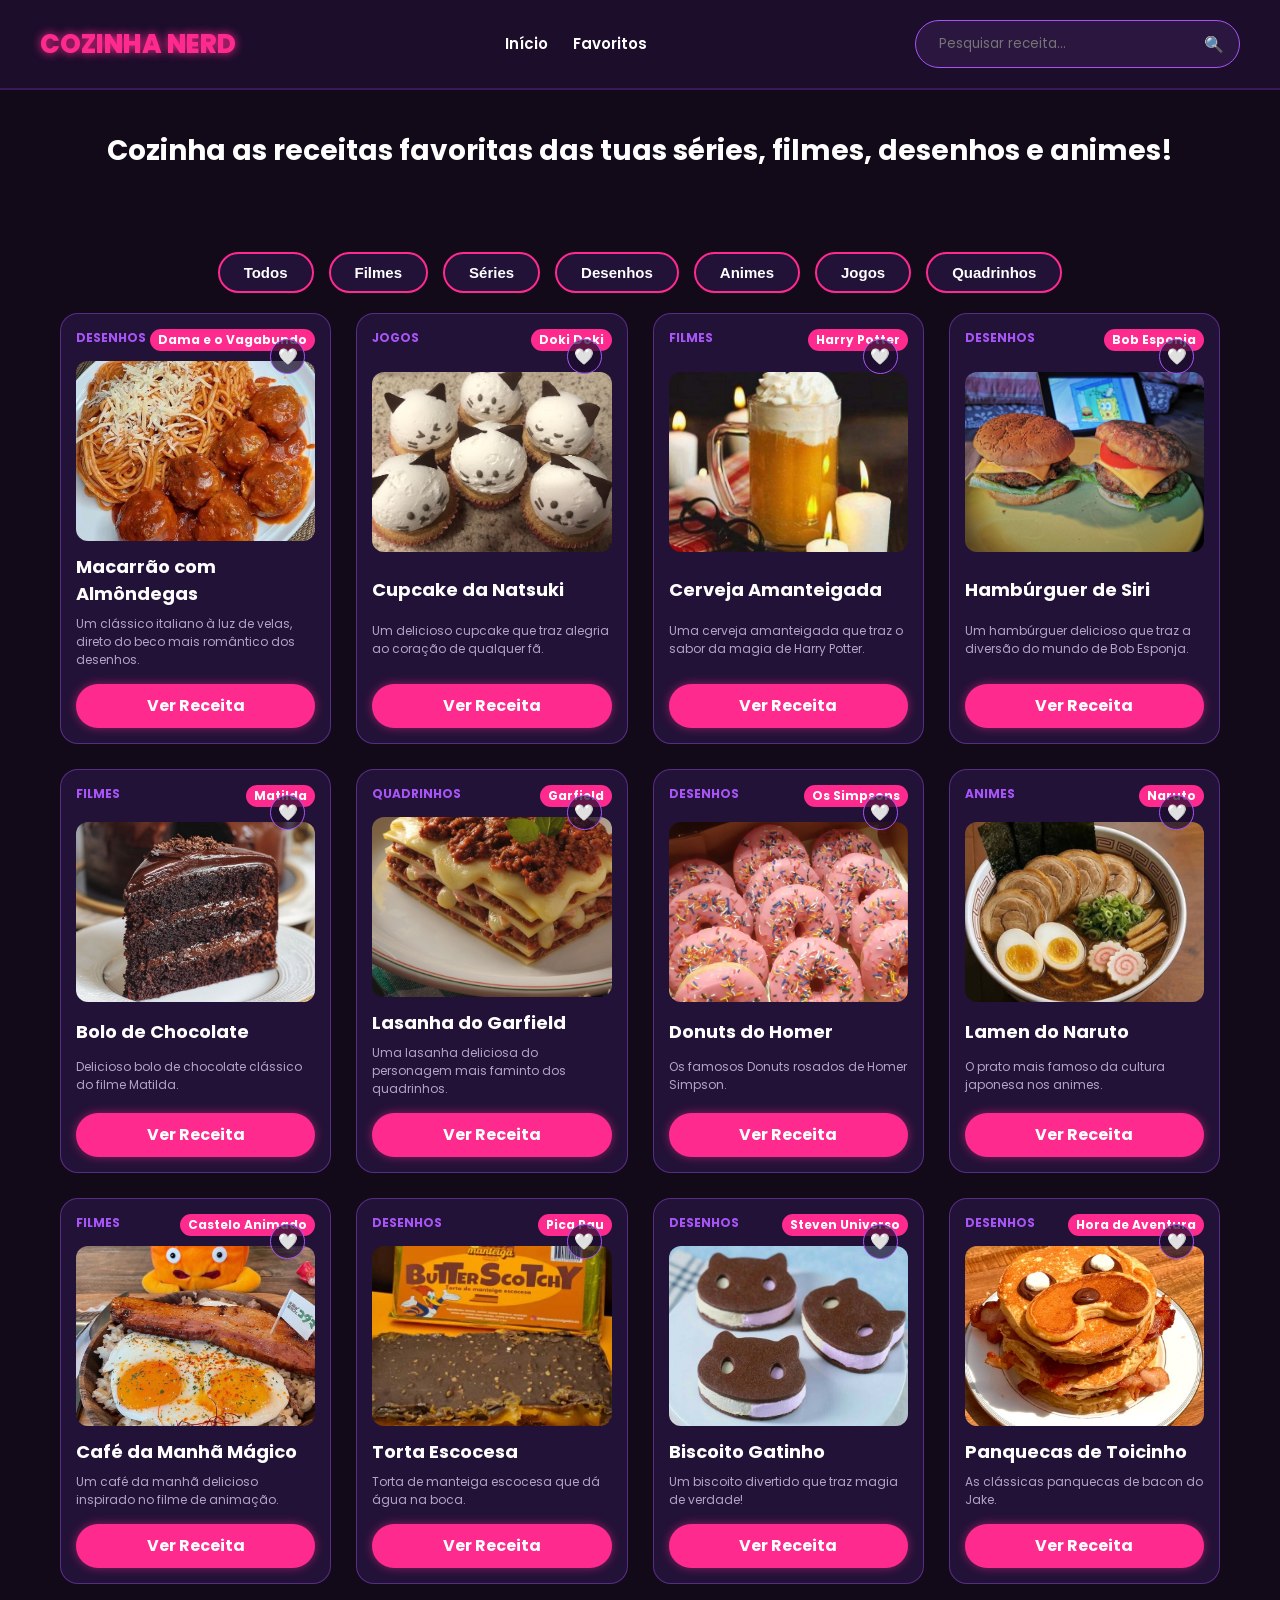
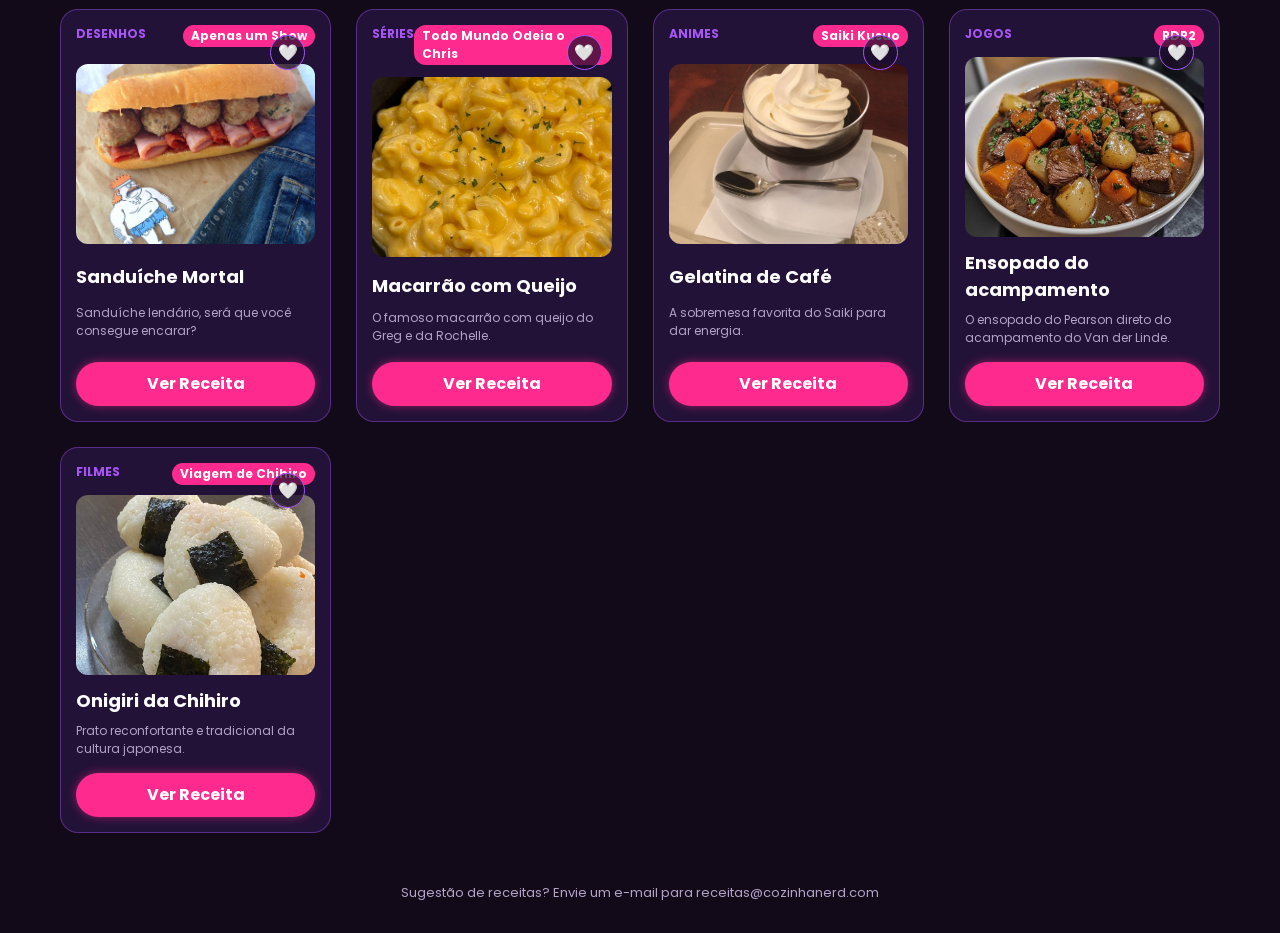
<file: index.html>
<!DOCTYPE html>
<html lang="pt-BR">
<head>
    <meta charset="UTF-8">
    <meta name="viewport" content="width=device-width, initial-scale=1.0">
    <title>Cozinha Nerd</title>
    <link rel="stylesheet" href="style.css">
</head>
<body>

    <header>
        <div class="logo">Cozinha Nerd</div>
        <nav>
            <ul>
                <li><a href="#" onclick="filtrar('todos')">Início</a></li>
                <li><a href="#" onclick="filtrar('favoritos')">Favoritos</a></li>
            </ul>
        </nav>
        <div class="search-box">
            <input type="text" id="input-busca" placeholder="Pesquisar receita..." onkeyup="verificarEnter(event)">
            <button onclick="pesquisar()">🔍</button>
        </div>
    </header>

    <section class="hero">
        <h2>Cozinha as receitas favoritas das tuas séries, filmes, desenhos e animes!</h2>
    </section>

    <section class="filtros-section">
        <div class="filtros-container">
            <button class="btn-filtro" onclick="filtrar('todos')">Todos</button>
            <button class="btn-filtro" onclick="filtrar('Filmes')">Filmes</button>
            <button class="btn-filtro" onclick="filtrar('Séries')">Séries</button>
            <button class="btn-filtro" onclick="filtrar('Desenhos')">Desenhos</button>
            <button class="btn-filtro" onclick="filtrar('Animes')">Animes</button>
            <button class="btn-filtro" onclick="filtrar('Jogos')">Jogos</button>
            <button class="btn-filtro" onclick="filtrar('Quadrinhos')">Quadrinhos</button>
        </div>
    </section>

    <main class="container">
        <section class="receitas-grid">
            
            <div class="card" data-categoria="Desenhos">
                <button class="btn-favorito" onclick="toggleFavorito(this)">🤍</button>
                <div class="card-tags">
                    <span class="tag-tipo">Desenhos</span>
                    <span class="tag-nome">Dama e o Vagabundo</span>
                </div>
                <img src="fotos/macarrao.jpg" alt="Macarrão com Almôndegas da Dama e o Vagabundo">
                <h3>Macarrão com Almôndegas</h3>
                <div class="card-info">
                    <p>Um clássico italiano à luz de velas, direto do beco mais romântico dos desenhos.</p>
                </div>
                <a href="receita.html?id=macarrao">Ver Receita</a>
            </div>

            <div class="card" data-categoria="Jogos">
                <button class="btn-favorito" onclick="toggleFavorito(this)">🤍</button>
                <div class="card-tags">
                    <span class="tag-tipo">Jogos</span>
                    <span class="tag-nome">Doki Doki</span>
                </div>
                <img src="fotos/cupcake.jpg" alt="Cupcake da Natsuki">
                <h3>Cupcake da Natsuki</h3>
                <div class="card-info">
                    <p>Um delicioso cupcake que traz alegria ao coração de qualquer fã.</p>
                </div>
                <a href="receita.html?id=cupcake">Ver Receita</a>
            </div>

            <div class="card" data-categoria="Filmes">
                <button class="btn-favorito" onclick="toggleFavorito(this)">🤍</button>
                <div class="card-tags">
                    <span class="tag-tipo">Filmes</span>
                    <span class="tag-nome">Harry Potter</span>
                </div>
                <img src="fotos/cerveja.jpg" alt="Cerveja Amanteigada de Harry Potter">
                <h3>Cerveja Amanteigada</h3>
                <div class="card-info">
                    <p>Uma cerveja amanteigada que traz o sabor da magia de Harry Potter.</p>
                </div>
                <a href="receita.html?id=cerveja">Ver Receita</a>
            </div>

            <div class="card" data-categoria="Desenhos">
                <button class="btn-favorito" onclick="toggleFavorito(this)">🤍</button>
                <div class="card-tags">
                    <span class="tag-tipo">Desenhos</span>
                    <span class="tag-nome">Bob Esponja</span>
                </div>
                <img src="fotos/hamburguer.jpg" alt="Hambúrguer de Siri do Bob Esponja">
                <h3>Hambúrguer de Siri</h3>
                <div class="card-info">
                    <p>Um hambúrguer delicioso que traz a diversão do mundo de Bob Esponja.</p>
                </div>
                <a href="receita.html?id=hamburguer">Ver Receita</a>
            </div>

            <div class="card" data-categoria="Filmes">
                <button class="btn-favorito" onclick="toggleFavorito(this)">🤍</button>
                <div class="card-tags">
                    <span class="tag-tipo">Filmes</span>
                    <span class="tag-nome">Matilda</span>
                </div>
                <img src="fotos/Matilda.jpg" alt="Bolo de Chocolate da Matilda">
                <h3>Bolo de Chocolate</h3>
                <div class="card-info">
                    <p>Delicioso bolo de chocolate clássico do filme Matilda.</p>
                </div>
                <a href="receita.html?id=matilda">Ver Receita</a>
            </div>

            <div class="card" data-categoria="Quadrinhos">
                <button class="btn-favorito" onclick="toggleFavorito(this)">🤍</button>
                <div class="card-tags">
                    <span class="tag-tipo">Quadrinhos</span>
                    <span class="tag-nome">Garfield</span>
                </div>
                <img src="fotos/lasanha.jpg" alt="Lasanha do Garfield">
                <h3>Lasanha do Garfield</h3>
                <div class="card-info">
                    <p>Uma lasanha deliciosa do personagem mais faminto dos quadrinhos.</p>
                </div>
                <a href="receita.html?id=lasanha">Ver Receita</a>
            </div>

            <div class="card" data-categoria="Desenhos">
                <button class="btn-favorito" onclick="toggleFavorito(this)">🤍</button>
                <div class="card-tags">
                    <span class="tag-tipo">Desenhos</span>
                    <span class="tag-nome">Os Simpsons</span>
                </div>
                <img src="fotos/donut.jpg" alt="Donuts do Homer Simpson">
                <h3>Donuts do Homer</h3>
                <div class="card-info">
                    <p>Os famosos Donuts rosados de Homer Simpson.</p>
                </div>
                <a href="receita.html?id=donut">Ver Receita</a>
            </div>

            <div class="card" data-categoria="Animes">
                <button class="btn-favorito" onclick="toggleFavorito(this)">🤍</button>
                <div class="card-tags">
                    <span class="tag-tipo">Animes</span>
                    <span class="tag-nome">Naruto</span>
                </div>
                <img src="fotos/lamen.jpg" alt="Lamen do Naruto">
                <h3>Lamen do Naruto</h3>
                <div class="card-info">
                    <p>O prato mais famoso da cultura japonesa nos animes.</p>
                </div>
                <a href="receita.html?id=lamen">Ver Receita</a>
            </div>

            <div class="card" data-categoria="Filmes">
                <button class="btn-favorito" onclick="toggleFavorito(this)">🤍</button>
                <div class="card-tags">
                    <span class="tag-tipo">Filmes</span>
                    <span class="tag-nome">Castelo Animado</span>
                </div>
                <img src="fotos/cafe.jpg" alt="Café da manhã de O Castelo Animado">
                <h3>Café da Manhã Mágico</h3>
                <div class="card-info">
                    <p>Um café da manhã delicioso inspirado no filme de animação.</p>
                </div>
                <a href="receita.html?id=cafe">Ver Receita</a>
            </div>

            <div class="card" data-categoria="Desenhos">
                <button class="btn-favorito" onclick="toggleFavorito(this)">🤍</button>
                <div class="card-tags">
                    <span class="tag-tipo">Desenhos</span>
                    <span class="tag-nome">Pica Pau</span>
                </div>
                <img src="fotos/torta.jpg" alt="Torta de Manteiga Escocesa de Pica Pau">
                <h3>Torta Escocesa</h3>
                <div class="card-info">
                    <p>Torta de manteiga escocesa que dá água na boca.</p>
                </div>
                <a href="receita.html?id=torta">Ver Receita</a>
            </div>

            <div class="card" data-categoria="Desenhos">
                <button class="btn-favorito" onclick="toggleFavorito(this)">🤍</button>
                <div class="card-tags">
                    <span class="tag-tipo">Desenhos</span>
                    <span class="tag-nome">Steven Universo</span>
                </div>
                <img src="fotos/biscoito.jpg" alt="Biscoito Gatinho de Steven Universo">
                <h3>Biscoito Gatinho</h3>
                <div class="card-info">
                    <p>Um biscoito divertido que traz magia de verdade!</p>
                </div>
                <a href="receita.html?id=biscoito">Ver Receita</a>
            </div>

            <div class="card" data-categoria="Desenhos">
                <button class="btn-favorito" onclick="toggleFavorito(this)">🤍</button>
                <div class="card-tags">
                    <span class="tag-tipo">Desenhos</span>
                    <span class="tag-nome">Hora de Aventura</span>
                </div>
                <img src="fotos/panquecas.jpg" alt="Panquecas de toicinho de Hora de Aventura">
                <h3>Panquecas de Toicinho</h3>
                <div class="card-info">
                    <p>As clássicas panquecas de bacon do Jake.</p>
                </div>
                <a href="receita.html?id=panquecas">Ver Receita</a>
            </div>

            <div class="card" data-categoria="Desenhos">
                <button class="btn-favorito" onclick="toggleFavorito(this)">🤍</button>
                <div class="card-tags">
                    <span class="tag-tipo">Desenhos</span>
                    <span class="tag-nome">Apenas um Show</span>
                </div>
                <img src="fotos/sanduiche.jpg" alt="Sanduiche Mortal de Apenas um Show">
                <h3>Sanduíche Mortal</h3>
                <div class="card-info">
                    <p>Sanduíche lendário, será que você consegue encarar?</p>
                </div>
                <a href="receita.html?id=sanduiche">Ver Receita</a>
            </div>

            <div class="card" data-categoria="Séries">
                <button class="btn-favorito" onclick="toggleFavorito(this)">🤍</button>
                <div class="card-tags">
                    <span class="tag-tipo">Séries</span>
                    <span class="tag-nome">Todo Mundo Odeia o Chris</span>
                </div>
                <img src="fotos/queijo.jpg" alt="Macarrão com queijo de Todo Mundo Odeia o Chris">
                <h3>Macarrão com Queijo</h3>
                <div class="card-info">
                    <p>O famoso macarrão com queijo do Greg e da Rochelle.</p>
                </div>
                <a href="receita.html?id=queijo">Ver Receita</a>
            </div>

            <div class="card" data-categoria="Animes">
                <button class="btn-favorito" onclick="toggleFavorito(this)">🤍</button>
                <div class="card-tags">
                    <span class="tag-tipo">Animes</span>
                    <span class="tag-nome">Saiki Kusuo</span>
                </div>
                <img src="fotos/gelatina.jpg" alt="Gelatina de café do Saiki Kusuo">
                <h3>Gelatina de Café</h3>
                <div class="card-info">
                    <p>A sobremesa favorita do Saiki para dar energia.</p>
                </div>
                <a href="receita.html?id=gelatina">Ver Receita</a>
            </div>

            <div class="card" data-categoria="Jogos">
                <button class="btn-favorito" onclick="toggleFavorito(this)">🤍</button>
                <div class="card-tags">
                    <span class="tag-tipo">Jogos</span>
                    <span class="tag-nome">RDR2</span>
                </div>
                <img src="fotos/ensopado.jpg" alt="Ensopado do Pearson de Red Dead Redemption 2">
                <h3>Ensopado do acampamento</h3>
                <div class="card-info">
                    <p>O ensopado do Pearson direto do acampamento do Van der Linde.</p>
                </div>
                <a href="receita.html?id=ensopado">Ver Receita</a>
            </div>

            <div class="card" data-categoria="Filmes">
                <button class="btn-favorito" onclick="toggleFavorito(this)">🤍</button>
                <div class="card-tags">
                    <span class="tag-tipo">Filmes</span>
                    <span class="tag-nome">Viagem de Chihiro</span>
                </div>
                <img src="fotos/onigiri.jpg" alt="Onigiri de atum da Viagem de Chihiro">
                <h3>Onigiri da Chihiro</h3>
                <div class="card-info">
                    <p>Prato reconfortante e tradicional da cultura japonesa.</p>
                </div>
                <a href="receita.html?id=onigiri">Ver Receita</a>
            </div>

        </section>
    </main>

    <footer>
        <p style="text-align: center; padding: 30px; color: #b2a3c7; font-size: 13px;">Sugestão de receitas? Envie um e-mail para receitas@cozinhanerd.com</p>
    </footer>

    <script>
        // Função para favoritar o card ao clicar no coração
        function toggleFavorito(botao) {
            const card = botao.closest('.card');
            
            if (card.classList.contains('favorito')) {
                card.classList.remove('favorito');
                botao.textContent = '🤍';
            } else {
                card.classList.add('favorito');
                botao.textContent = '❤️';
            }
        }

        // Função de filtro atualizada para incluir a aba de Favoritas
        function filtrar(categoria) {
            const cards = document.querySelectorAll('.card');
            
            cards.forEach(card => {
                const catCard = card.getAttribute('data-categoria');
                const ehFavorito = card.classList.contains('favorito');
                
                if (categoria === 'todos') {
                    card.style.display = 'flex';
                } else if (categoria === 'favoritos') {
                    if (ehFavorito) {
                        card.style.display = 'flex';
                    } else {
                        card.style.display = 'none';
                    }
                } else {
                    if (catCard === categoria) {
                        card.style.display = 'flex';
                    } else {
                        card.style.display = 'none';
                    }
                }
            });
        }

        function pesquisar() {
            const input = document.getElementById('input-busca').value.toLowerCase();
            const cards = document.querySelectorAll('.card');

            cards.forEach(card => {
                const titulo = card.querySelector('h3').textContent.toLowerCase();
                const descricao = card.querySelector('.card-info p').textContent.toLowerCase();
                const tagNome = card.querySelector('.tag-nome').textContent.toLowerCase();

                if (titulo.includes(input) || descricao.includes(input) || tagNome.includes(input)) {
                    card.style.display = 'flex';
                } else {
                    card.style.display = 'none';
                }
            });
        }

        function verificarEnter(event) {
            if (event.key === 'Enter') {
                pesquisar();
            }
        }
    </script>
</body>
</html>
</file>
<file: style.css>
@import url('https://fonts.googleapis.com/css2?family=Poppins:wght@400;600;700;800&display=swap');

:root {
    --bg-dark: #120919;
    --bg-header: #1c0d2b;
    --bg-card: #231238;
    --primary-neon: #ff2a8d;
    --purple-glow: #a855f7;
    --text-light: #ffffff;
    --text-muted: #b2a3c7;
    --border-radius: 18px;
}

* {
    margin: 0;
    padding: 0;
    box-sizing: border-box;
}

body {
    background-color: var(--bg-dark);
    font-family: 'Poppins', sans-serif;
    color: var(--text-light);
    line-height: 1.5;
}

header {
    background-color: var(--bg-header);
    padding: 20px 40px;
    display: flex;
    justify-content: space-between;
    align-items: center;
    border-bottom: 2px solid rgba(168, 85, 247, 0.2);
}

.logo {
    font-size: 26px;
    font-weight: 800;
    color: var(--primary-neon);
    text-transform: uppercase;
    text-shadow: 0 0 10px var(--primary-neon);
}

nav ul {
    display: flex;
    list-style: none;
    gap: 25px;
}

nav a {
    color: var(--text-light);
    text-decoration: none;
    font-weight: 600;
    font-size: 15px;
    transition: 0.3s;
}

nav a:hover {
    color: var(--primary-neon);
}

.search-box {
    display: flex;
    align-items: center;
    background-color: #2b1640;
    border: 1px solid var(--purple-glow);
    border-radius: 50px;
    padding: 5px 15px;
}

.search-box input {
    background: transparent;
    border: none;
    outline: none;
    color: var(--text-light);
    padding: 8px;
    font-family: inherit;
}

.search-box button {
    background: none;
    border: none;
    color: var(--primary-neon);
    cursor: pointer;
    font-size: 16px;
}

.hero {
    text-align: center;
    padding: 40px 20px 20px 20px;
}

.hero h2 {
    font-size: 28px;
    font-weight: 700;
    color: var(--text-light);
    margin-bottom: 10px;
}

.container {
    max-width: 1200px;
    margin: 0 auto;
    padding: 20px;
}

.receitas-grid {
    display: grid;
    grid-template-columns: repeat(auto-fill, minmax(260px, 1fr));
    gap: 25px;
}

.card {
    background-color: var(--bg-card);
    border: 1px solid rgba(168, 85, 247, 0.4);
    border-radius: var(--border-radius);
    padding: 15px;
    display: flex;
    flex-direction: column;
    justify-content: space-between;
    transition: transform 0.3s ease, box-shadow 0.3s ease;
    position: relative;
}

.card:hover {
    transform: translateY(-8px);
    box-shadow: 0 0 20px rgba(255, 42, 141, 0.4);
    border-color: var(--primary-neon);
}

.card-tags {
    display: flex;
    justify-content: space-between;
    margin-bottom: 10px;
    font-size: 12px;
    font-weight: 700;
}

.tag-tipo {
    color: var(--purple-glow);
    text-transform: uppercase;
}

.tag-nome {
    background-color: var(--primary-neon);
    color: white;
    padding: 2px 8px;
    border-radius: 12px;
}

.card img {
    width: 100%;
    height: 180px;
    object-fit: cover;
    border-radius: 12px;
    margin-bottom: 12px;
}

.card h3 {
    font-size: 18px;
    font-weight: 700;
    color: var(--text-light);
    margin-bottom: 8px;
}

.card-info {
    font-size: 12px;
    color: var(--text-muted);
    margin-bottom: 15px;
}

.card a {
    display: block;
    text-align: center;
    background-color: var(--primary-neon);
    color: white;
    text-decoration: none;
    font-weight: 700;
    padding: 10px;
    border-radius: 50px;
    box-shadow: 0 0 10px rgba(255, 42, 141, 0.5);
    transition: 0.3s;
}

.card a:hover {
    background-color: #e01b7a;
    box-shadow: 0 0 15px rgba(255, 42, 141, 0.8);
}

.filtros-section {
    margin-top: 50px;
    text-align: center;
}

.filtros-section h3 {
    font-size: 22px;
    margin-bottom: 20px;
    color: var(--text-light);
}

.filtros-container {
    display: flex;
    justify-content: center;
    gap: 15px;
    flex-wrap: wrap;
}

.btn-filtro {
    background-color: var(--bg-card);
    border: 2px solid var(--primary-neon);
    color: white;
    padding: 10px 24px;
    border-radius: 50px;
    font-size: 15px;
    font-weight: 600;
    cursor: pointer;
    transition: 0.3s;
}

.btn-filtro:hover {
    background-color: var(--primary-neon);
    box-shadow: 0 0 15px var(--primary-neon);
}

.card {
    position: relative; /* Essencial para o coração flutuar sobre o card */
}

.btn-favorito {
    position: absolute;
    top: 25px;
    right: 25px;
    background-color: rgba(28, 13, 43, 0.7);
    border: 1px solid var(--purple-glow);
    border-radius: 50%;
    width: 35px;
    height: 35px;
    font-size: 16px;
    cursor: pointer;
    display: flex;
    align-items: center;
    justify-content: center;
    transition: 0.3s;
    z-index: 10;
}

.btn-favorito:hover {
    transform: scale(1.1);
    background-color: var(--primary-neon);
}
</file>
